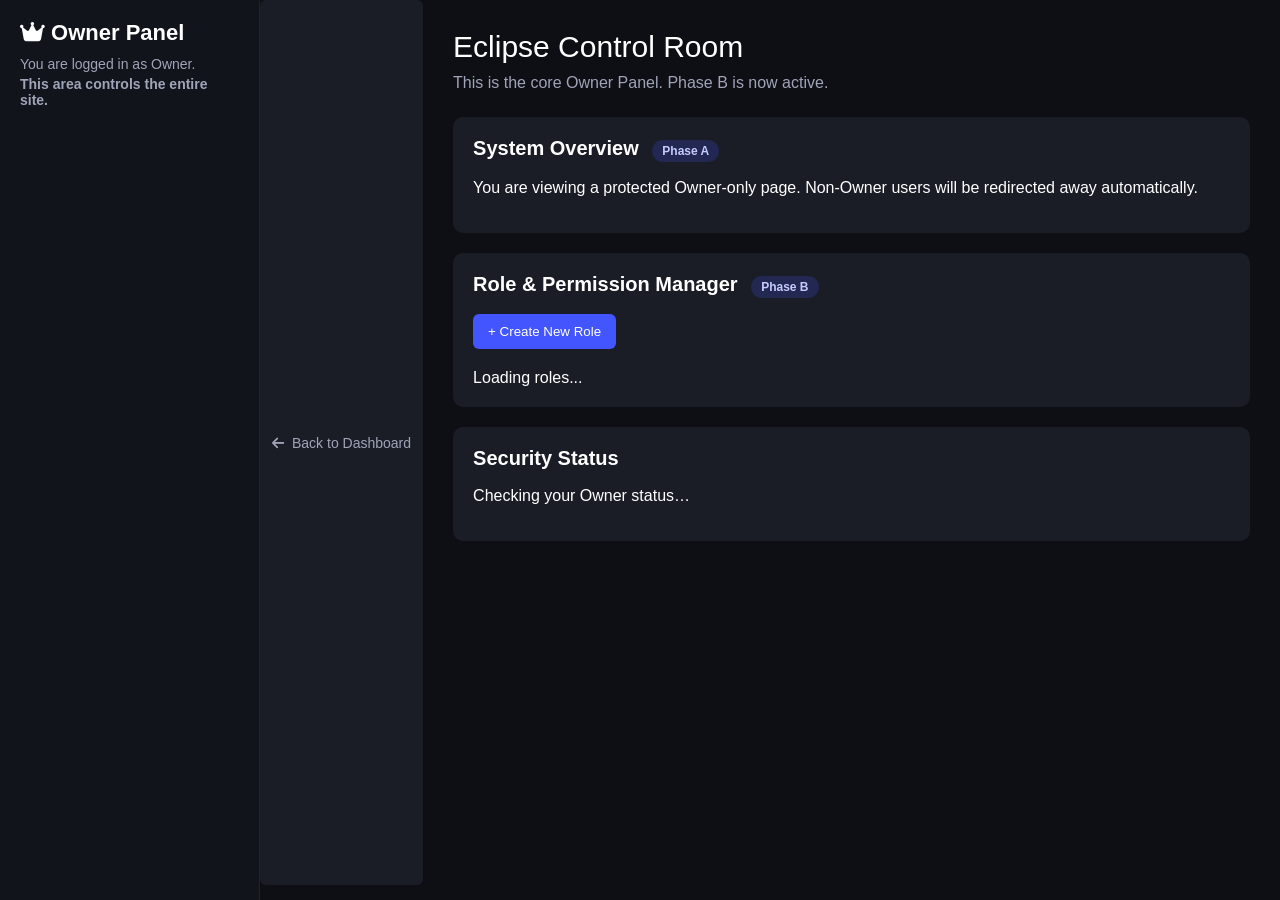
<file: dashboard/owner.html>
<!DOCTYPE html>
<html lang="en">
<head>
  <meta charset="UTF-8">
  <title>Eclipse 3.0 – Owner Panel</title>
  <link rel="stylesheet" href="https://cdnjs.cloudflare.com/ajax/libs/font-awesome/6.5.0/css/all.min.css">

  <style>
    body {
      margin: 0;
      background: #0d0f14;
      font-family: Arial, sans-serif;
      color: white;
      display: flex;
      height: 100vh;
    }

    .sidebar {
      width: 260px;
      background: #11141b;
      border-right: 1px solid #222;
      padding: 20px;
      box-sizing: border-box;
    }

    .sidebar h2 {
      margin: 0 0 10px 0;
      font-size: 22px;
    }

    .sidebar p {
      margin: 4px 0;
      color: #a0a4b8;
      font-size: 14px;
    }

    .content {
      flex: 1;
      padding: 30px;
      box-sizing: border-box;
      overflow-y: auto;
    }

    .title {
      font-size: 30px;
      margin-bottom: 10px;
    }

    .subtitle {
      color: #a0a4b8;
      margin-bottom: 25px;
    }

    .section {
      background: #1a1d26;
      padding: 20px;
      border-radius: 10px;
      margin-bottom: 20px;
    }

    .section h2 {
      margin-top: 0;
      font-size: 20px;
    }

    .badge {
      display: inline-block;
      padding: 4px 10px;
      border-radius: 999px;
      background: #4255ff33;
      color: #c5cbff;
      font-size: 12px;
      margin-left: 8px;
    }

    ul {
      margin: 8px 0 0 18px;
      padding: 0;
    }

    li {
      margin-bottom: 4px;
    }

    .danger {
      color: #ff6b6b;
      font-weight: bold;
    }
  </style>
</head>

<body>
  <div class="sidebar">
    <h2><i class="fa-solid fa-crown"></i> Owner Panel</h2>
    <p>You are logged in as <span id="ownerName">Owner</span>.</p>
    <p class="danger">This area controls the entire site.</p>
  </div>

<a href="index.html" style="
  display: inline-flex;
  align-items: center;
  gap: 8px;
  margin-bottom: 15px;
  color: #a0a4b8;
  text-decoration: none;
  font-size: 14px;
  padding: 8px 12px;
  border-radius: 6px;
  background: #1a1d26;
  transition: background 0.2s;
" onmouseover="this.style.background='#222'" onmouseout="this.style.background='#1a1d26'">
  <i class="fa-solid fa-arrow-left"></i> Back to Dashboard
</a>
  
  <div class="content">
    <div class="title">Eclipse Control Room</div>
    <div class="subtitle">
      This is the core Owner Panel. Phase B is now active.
    </div>

    <div class="section">
      <h2>System Overview <span class="badge">Phase A</span></h2>
      <p>
        You are viewing a protected Owner-only page. Non-Owner users will be redirected away automatically.
      </p>
    </div>

    <!-- ⭐ PHASE B — ROLE MANAGER -->
    <div class="section">
      <h2>Role & Permission Manager <span class="badge">Phase B</span></h2>

      <button id="createRoleBtn" style="padding:10px 15px; background:#4255ff; border:none; border-radius:6px; color:white; cursor:pointer;">
        + Create New Role
      </button>

      <div id="rolesList" style="margin-top:20px;">
        Loading roles...
      </div>
    </div>

    <div class="section">
      <h2>Security Status</h2>
      <p id="securityStatus">Checking your Owner status…</p>
    </div>
  </div>

  <script type="module" src="owner.js"></script>
</body>
</html>
</file>
